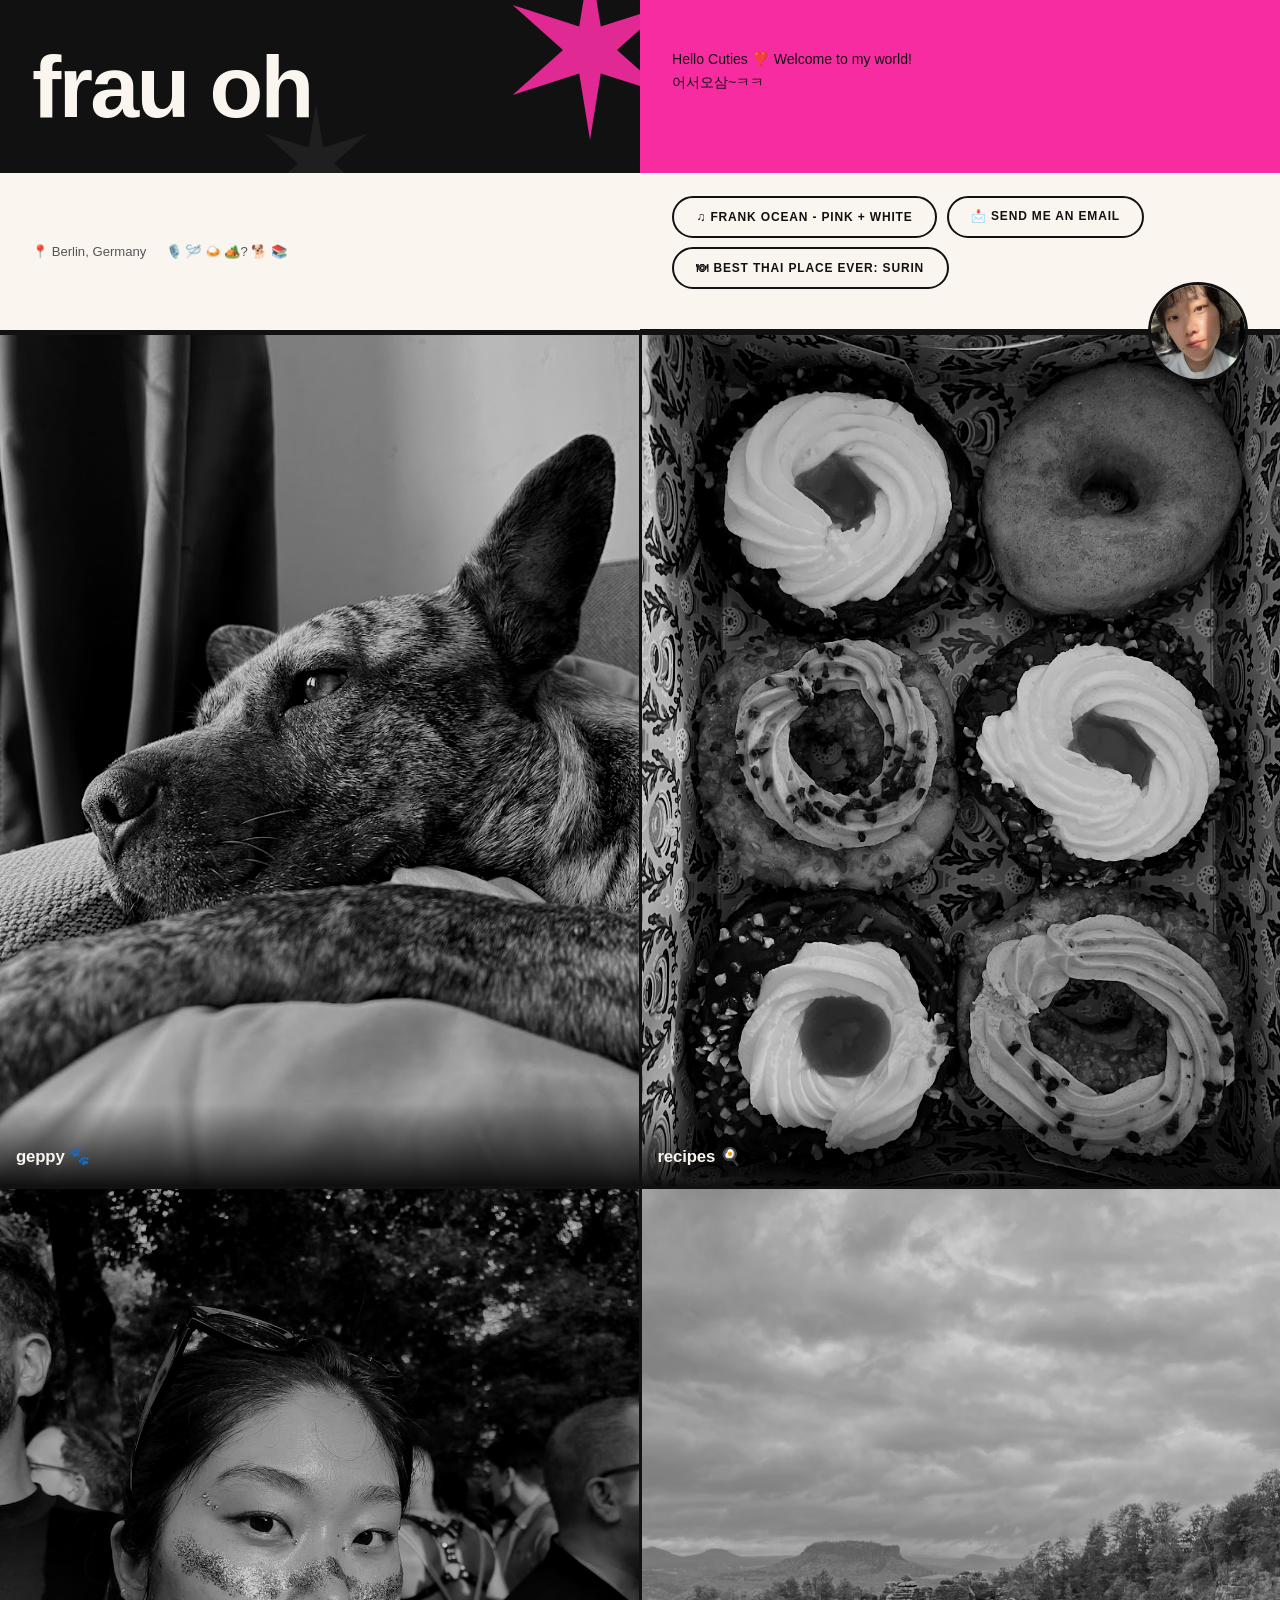
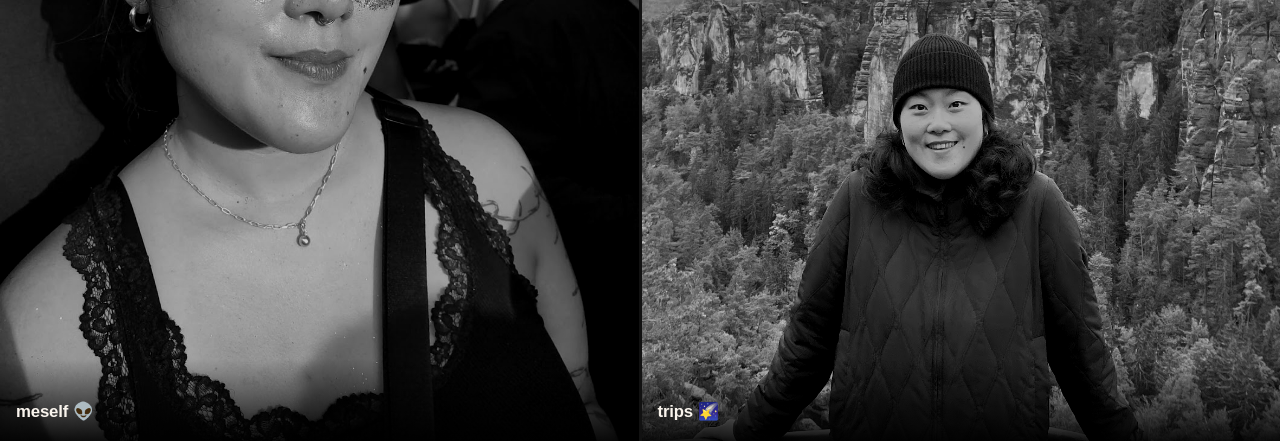
<file: index.html>
<!DOCTYPE html>
<html lang="en">
<head>
  <meta charset="UTF-8" />
  <meta name="viewport" content="width=device-width, initial-scale=1.0" />
  <title>Frau Oh</title>
  <link rel="stylesheet" href="style.css" />
  <link rel="icon" type="image/svg" href="data/favicon.svg">
</head>
<body>
  <main class="profile-page">
    <section class="profile-card">
      <img id="profile-photo" class="profile-photo" src="" alt="Profile photo" />
      <h1 id="profile-name"></h1>
      <p id="profile-bio"></p>
      <div class="profile-meta">
        <span id="profile-location" class="meta-item"></span>
        <span id="profile-activities" class="meta-item"></span>
      </div>
      <div class="profile-actions">
        <button id="music-btn" class="btn-outline" aria-label="Play music preview">
          <span id="music-label"></span>
          <audio id="music-audio"></audio>
        </button>
        <a id="email-link" class="btn-outline" href="mailto:hkohauskr@gmail.com?subject=From%20your%20website&body=Hi!" >
  📩 Email me
</a>
        <a id="restaurant-link" class="btn-outline" target="_blank" rel="noopener noreferrer"></a>
      </div>
    </section>

    <section class="nav-cards">
      <a id="geppy-card" class="nav-card" href="geppy.html">
        <img id="geppy-img" src="" alt="Geppy" />
        <span class="nav-card-label" id="geppy-label"></span>
      </a>
      <a id="recipes-card" class="nav-card" href="recipes.html">
        <img id="recipes-img" src="" alt="Recipes" />
        <span class="nav-card-label" id="recipes-label"></span>
      </a>
        <a id="meself-card" class="nav-card" href="meself.html">
        <img id="meself-img" src="" alt="Meself" />
        <span class="nav-card-label" id="meself-label"></span>
      </a>
        <a id="trips-card" class="nav-card" href="trips.html">
        <img id="trips-img" src="" alt="Trips" />
        <span class="nav-card-label" id="trips-label"></span>
      </a>
    </section>
  </main>

  <script src="main.js"></script>
</body>
</html>
</file>
<file: style.css>
/* =============================================
   RESET & BASE
   ============================================= */
*, *::before, *::after { box-sizing: border-box; margin: 0; padding: 0; }

/* =============================================
   DESIGN VARIABLES
   ============================================= */
:root {
  --black:      #111111;
  --white:      #faf5ee;
  --pink:       #f72ca0;
  --pink-light: #fce9f4;

  --font-display: 'Arial Black', 'Helvetica Neue', Impact, sans-serif;
  --font-body:    'Helvetica Neue', Arial, sans-serif;

  --transition: 0.14s ease;
}

html { font-size: 16px; -webkit-text-size-adjust: 100%; }

body {
  font-family: var(--font-body);
  background: var(--white);
  color: var(--black);
  line-height: 1.55;
  min-height: 100vh;
  overflow-x: hidden;
}

img { display: block; width: 100%; height: auto; }
a   { color: inherit; text-decoration: none; }

/* =============================================
   STARBURST SPIN ANIMATION
   ============================================= */
@keyframes spin {
  to { transform: rotate(360deg); }
}

/* =============================================
   PROFILE PAGE
   ============================================= */
.profile-page {
  display: flex;
  flex-direction: column;
  gap: 0;
}

#profile-bio { white-space: pre-line; }

.profile-card {
  display: flex;
  flex-direction: column;
  position: relative;
}

/* ── BIG NAME BLOCK: full-bleed black ── */
.profile-card h1 {
  background: var(--black);
  color: var(--white);
  font-family: var(--font-display);
  font-size: clamp(3rem, 15vw, 7rem);
  font-weight: 900;
  line-height: 0.88;
  letter-spacing: -0.03em;
  text-transform: lowercase;
  padding: 1.8rem 1.5rem 1.5rem;
  position: relative;
  overflow: hidden;
}

/* spinning starburst inside name block */
.profile-card h1::after {
  content: '';
  position: absolute;
  top: -40px;
  right: -40px;
  width: 180px;
  height: 180px;
  background: var(--pink);
  clip-path: polygon(
    50% 0%,  56% 37%, 93% 25%, 65% 50%,
    93% 75%, 56% 63%, 50% 100%, 44% 63%,
    7%  75%, 35% 50%, 7%  25%, 44% 37%
  );
  animation: spin 20s linear infinite;
  opacity: 0.9;
}

/* second black starburst, bottom-left */
.profile-card h1::before {
  content: '';
  position: absolute;
  bottom: -50px;
  left: 40%;
  width: 120px;
  height: 120px;
  background: rgba(255,255,255,0.06);
  clip-path: polygon(
    50% 0%,  56% 37%, 93% 25%, 65% 50%,
    93% 75%, 56% 63%, 50% 100%, 44% 63%,
    7%  75%, 35% 50%, 7%  25%, 44% 37%
  );
  animation: spin 30s linear infinite reverse;
}

/* ── PINK BIO PANEL ── */
.profile-card p {
  background: var(--pink);
  color: var(--black);
  font-size: 0.88rem;
  font-weight: 500;
  line-height: 1.65;
  padding: 1.4rem 1.5rem 1.4rem;
  position: relative;
}

/* Profile photo — sits at top-right of the pink panel */
.profile-photo {
  position: absolute;
  top: -45px;
  right: 1.5rem;
  width: 90px;
  height: 90px;
  border-radius: 50%;
  object-fit: cover;
  border: 3px solid var(--black);
  background: #ddd;
  z-index: 5;
}

/* ── META ROW (location + activities) ── */
.profile-meta {
  background: var(--white);
  display: flex;
  flex-wrap: wrap;
  gap: 0.4rem 1.2rem;
  padding: 1rem 1.5rem;
  font-size: 0.82rem;
  color: #555;
  border-bottom: 2.5px solid var(--black);
}

.meta-item { display: flex; align-items: center; gap: 0.3rem; }

/* ── ACTIONS ROW ── */
.profile-actions {
  background: var(--white);
  display: flex;
  flex-wrap: wrap;
  gap: 0.6rem;
  padding: 1.2rem 1.5rem 2rem;
  border-bottom: 3px solid var(--black);
}

/* =============================================
   BUTTONS — fat oval pill
   ============================================= */
.btn-outline {
  display: inline-flex;
  align-items: center;
  gap: 0.4rem;
  padding: 0.6rem 1.4rem;

  border: 2.5px solid var(--black);
  border-radius: 999px;

  font-family: var(--font-body);
  font-size: 0.75rem;
  font-weight: 800;
  letter-spacing: 0.07em;
  text-transform: uppercase;

  background: var(--white);
  color: var(--black);
  cursor: pointer;
  transition: background var(--transition), color var(--transition), border-color var(--transition);
}

.btn-outline:hover {
  background: var(--pink);
  color: var(--white);
  border-color: var(--pink);
}

.btn-outline.playing {
  background: var(--black);
  color: var(--white);
  border-color: var(--black);
}

/* =============================================
   NAV CARDS — 2×2 with thick black gaps
   ============================================= */
.nav-cards {
  display: grid;
  grid-template-columns: 1fr 1fr;
  gap: 3px;
  background: var(--black);
  border-top: 3px solid var(--black);
}

.nav-card {
  position: relative;
  overflow: hidden;
  aspect-ratio: 3 / 4;
  background: #1a1a1a;
  display: block;
}

.nav-card img {
  width: 100%;
  height: 100%;
  object-fit: cover;
  filter: grayscale(100%) contrast(1.1) brightness(0.8);
  transition: filter 0.3s ease, transform 0.3s ease;
}

.nav-card:hover img {
  filter: grayscale(0%) contrast(1.0) brightness(1.0);
  transform: scale(1.06);
}

.nav-card-label {
  position: absolute;
  bottom: 0; left: 0; right: 0;
  padding: 2.5rem 1rem 1rem;

  font-family: var(--font-display);
  font-weight: 900;
  font-size: 1.05rem;
  letter-spacing: -0.01em;
  text-transform: lowercase;

  background: linear-gradient(to top, rgba(0,0,0,0.9) 0%, transparent 100%);
  color: var(--white);
  transition: background var(--transition);
}

.nav-card:hover .nav-card-label {
  background: linear-gradient(to top, rgba(247,44,160,0.92) 0%, transparent 100%);
}

/* =============================================
   PAGE HEADER (subpages)
   ============================================= */
.page-header {
  position: sticky;
  top: 0;
  z-index: 10;
  background: var(--black);
  border-bottom: 3px solid var(--pink);
  display: flex;
  align-items: center;
  gap: 1rem;
  padding: 0.85rem 1.25rem;
}

.page-header h2 {
  font-family: var(--font-display);
  font-size: 1rem;
  font-weight: 900;
  text-transform: lowercase;
  letter-spacing: -0.01em;
  color: var(--white);
}

.back-link {
  font-size: 0.72rem;
  font-weight: 800;
  letter-spacing: 0.1em;
  text-transform: uppercase;
  color: var(--pink);
  flex-shrink: 0;
  transition: color var(--transition);
}
.back-link:hover { color: var(--white); }

/* =============================================
   GALLERY PAGE (Geppy)
   ============================================= */
.gallery-page {
  background: var(--white);
  padding: 0.75rem;
}

.masonry-grid {
  columns: 2;
  column-gap: 0.5rem;
}

.masonry-item {
  break-inside: avoid;
  margin-bottom: 0.5rem;
  overflow: hidden;
  background: var(--black);
  border: 2.5px solid var(--black);
  cursor: pointer;
  transition: border-color var(--transition);
  position: relative;
}

.masonry-item:hover { border-color: var(--pink); }

.masonry-item img {
  display: block;
  width: 100%;
  filter: grayscale(100%) contrast(1.1);
  transition: filter 0.3s ease;
}
.masonry-item:hover img { filter: grayscale(0%); }

.masonry-item-info {
  padding: 0.4rem 0.6rem 0.5rem;
  background: var(--black);
}

.masonry-item-location {
  font-size: 0.67rem;
  font-weight: 800;
  color: var(--pink);
  text-transform: uppercase;
  letter-spacing: 0.06em;
}

.masonry-item-date {
  font-size: 0.62rem;
  color: #777;
}

/* =============================================
   LIGHTBOX
   ============================================= */
.lightbox {
  display: none;
  position: fixed;
  inset: 0;
  z-index: 100;
  background: rgba(8,8,8,0.97);
  align-items: center;
  justify-content: center;
  padding: 1.25rem;
}
.lightbox.open { display: flex; }

.lightbox-close {
  position: absolute;
  top: 1rem; right: 1.25rem;
  width: 38px; height: 38px;
  border-radius: 50%;
  background: var(--pink);
  border: 2px solid var(--pink);
  color: var(--white);
  font-size: 0.95rem;
  display: flex; align-items: center; justify-content: center;
  cursor: pointer;
  transition: background var(--transition), border-color var(--transition), color var(--transition);
}
.lightbox-close:hover {
  background: var(--white);
  border-color: var(--white);
  color: var(--black);
}

.lightbox-inner {
  max-width: 700px;
  width: 100%;
}

.lightbox-inner img {
  width: 100%;
  max-height: 76vh;
  object-fit: contain;
  filter: none;
  border: 2px solid rgba(255,255,255,0.1);
}

.lightbox-info {
  display: flex;
  justify-content: space-between;
  margin-top: 0.6rem;
  font-size: 0.78rem;
  color: #777;
}

/* =============================================
   RECIPES PAGE
   ============================================= */
.recipes-page {
  background: var(--white);
  padding: 0.75rem;
}

.recipe-grid {
  display: grid;
  grid-template-columns: repeat(auto-fill, minmax(150px, 1fr));
  gap: 0.6rem;
}

.recipe-card {
  overflow: hidden;
  border: 2.5px solid var(--black);
  background: var(--white);
  cursor: pointer;
  transition: border-color var(--transition), transform var(--transition);
}

.recipe-card:hover {
  border-color: var(--pink);
  transform: translateY(-3px);
}

.recipe-card-thumb {
  aspect-ratio: 4 / 3;
  overflow: hidden;
  background: #ccc;
}

.recipe-card-thumb img {
  width: 100%;
  height: 100%;
  object-fit: cover;
  filter: grayscale(100%) contrast(1.1);
  transition: filter 0.3s ease, transform 0.3s ease;
}

.recipe-card:hover .recipe-card-thumb img {
  filter: grayscale(0%);
  transform: scale(1.06);
}

.recipe-card-body {
  padding: 0.55rem 0.7rem 0.7rem;
  background: var(--black);
}

.recipe-card-title {
  font-family: var(--font-display);
  font-size: 0.78rem;
  font-weight: 900;
  text-transform: lowercase;
  letter-spacing: -0.01em;
  color: var(--white);
  line-height: 1.2;
}

.recipe-card-tags {
  display: flex;
  flex-wrap: wrap;
  gap: 0.3rem;
  margin-top: 0.45rem;
}

/* =============================================
   TAGS
   ============================================= */
.tag {
  display: inline-block;
  font-size: 0.62rem;
  padding: 0.1rem 0.55rem;
  border: 1.5px solid var(--pink);
  border-radius: 999px;
  color: var(--pink);
  background: transparent;
  font-weight: 700;
  letter-spacing: 0.05em;
  text-transform: uppercase;
}

/* =============================================
   RECIPE MODAL
   ============================================= */
.recipe-modal-inner {
  max-width: 720px;
  width: 100%;
  max-height: 90vh;
  overflow-y: auto;
  background: var(--white);
  border: 3px solid var(--black);
}

.recipe-modal-inner > img {
  width: 100%;
  aspect-ratio: 16 / 7;
  object-fit: cover;
  filter: none;
  border-bottom: 3px solid var(--black);
}

.recipe-modal-content {
  padding: 1.5rem;
  display: flex;
  flex-direction: column;
  gap: 1rem;
}

.recipe-modal-content h2 {
  font-family: var(--font-display);
  font-size: clamp(1.8rem, 6vw, 3rem);
  font-weight: 900;
  letter-spacing: -0.03em;
  text-transform: lowercase;
  line-height: 0.95;
  color: var(--black);
}

.modal-description {
  font-size: 0.88rem;
  color: #555;
  line-height: 1.65;
}

.recipe-tags { display: flex; flex-wrap: wrap; gap: 0.4rem; }

.recipe-columns {
  display: grid;
  grid-template-columns: 1fr 1.6fr;
  gap: 1.5rem;
  padding-top: 0.75rem;
  border-top: 2.5px solid var(--black);
}

.recipe-columns h3 {
  font-family: var(--font-body);
  font-size: 0.62rem;
  font-weight: 900;
  text-transform: uppercase;
  letter-spacing: 0.12em;
  color: var(--pink);
  margin-bottom: 0.7rem;
}

.recipe-columns ul,
.recipe-columns ol {
  padding-left: 1.1rem;
  display: flex;
  flex-direction: column;
  gap: 0.35rem;
  font-size: 0.875rem;
  color: #444;
  line-height: 1.55;
}

/* =============================================
   RESPONSIVE
   ============================================= */
@media (min-width: 540px) {
  .profile-card h1  { padding: 2.5rem 2rem 2rem; }
  .profile-card p   { padding: 2rem; }
  .profile-photo    { width: 100px; height: 100px; right: 2rem; top: -50px; }
  .profile-meta     { padding: 1.1rem 2rem; }
  .profile-actions  { padding: 1.4rem 2rem 2.5rem; }
}

@media (min-width: 640px) {
  .masonry-grid { columns: 3; }
  .recipe-grid  { grid-template-columns: repeat(auto-fill, minmax(200px, 1fr)); }
}

@media (min-width: 1024px) {
  .profile-card {
    display: grid;
    grid-template-columns: 1fr 1fr;
  }
  .profile-card h1 {
    grid-column: 1;
    grid-row: 1;
    font-size: 5.5rem;
    padding: 3rem 2rem;
  }
  .profile-card p {
    grid-column: 2;
    grid-row: 1;
    padding: 3rem 2rem 3rem;
    padding-right: 120px;
  }
  .profile-photo {
    top: auto;
    bottom: -50px;
    right: 2rem;
  }
  .masonry-grid { columns: 4; }
  .recipe-grid  { grid-template-columns: repeat(auto-fill, minmax(220px, 1fr)); }
}

@media (max-width: 400px) {
  .recipe-columns { grid-template-columns: 1fr; }
}
</file>
